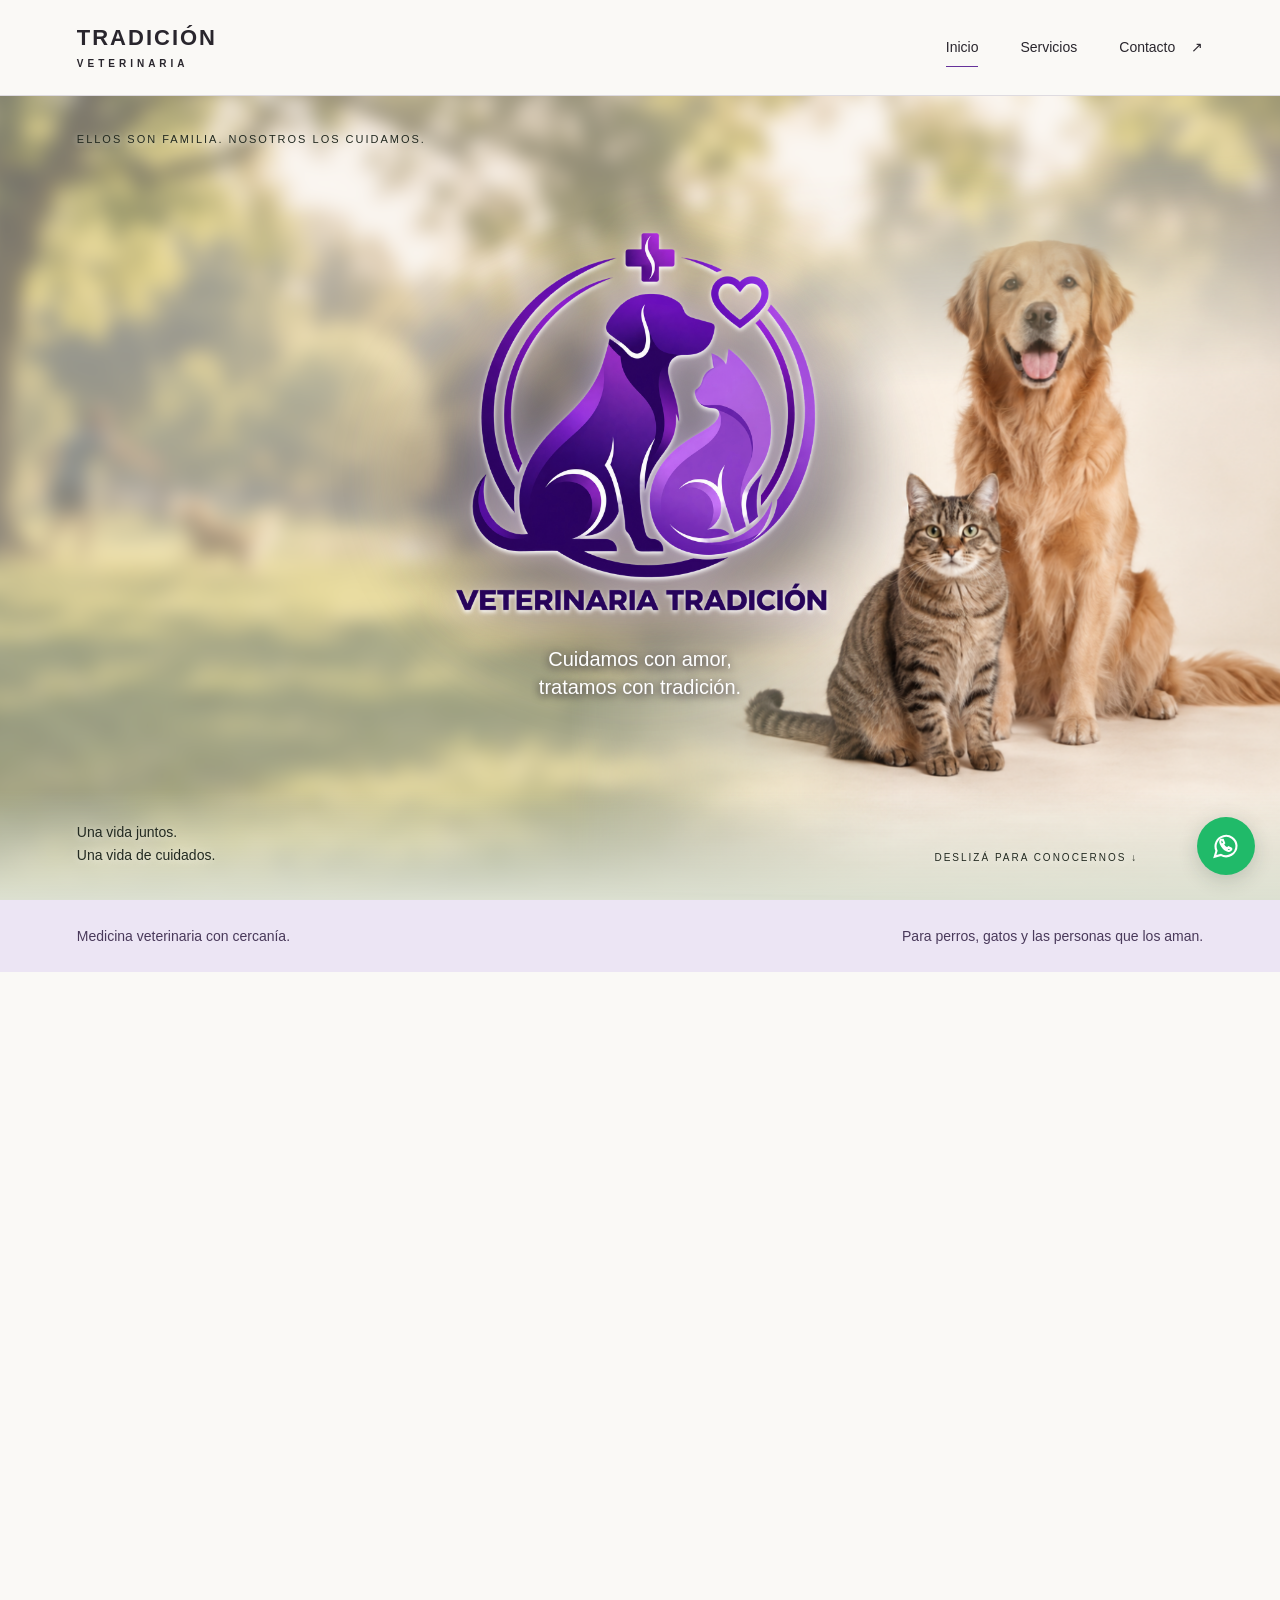
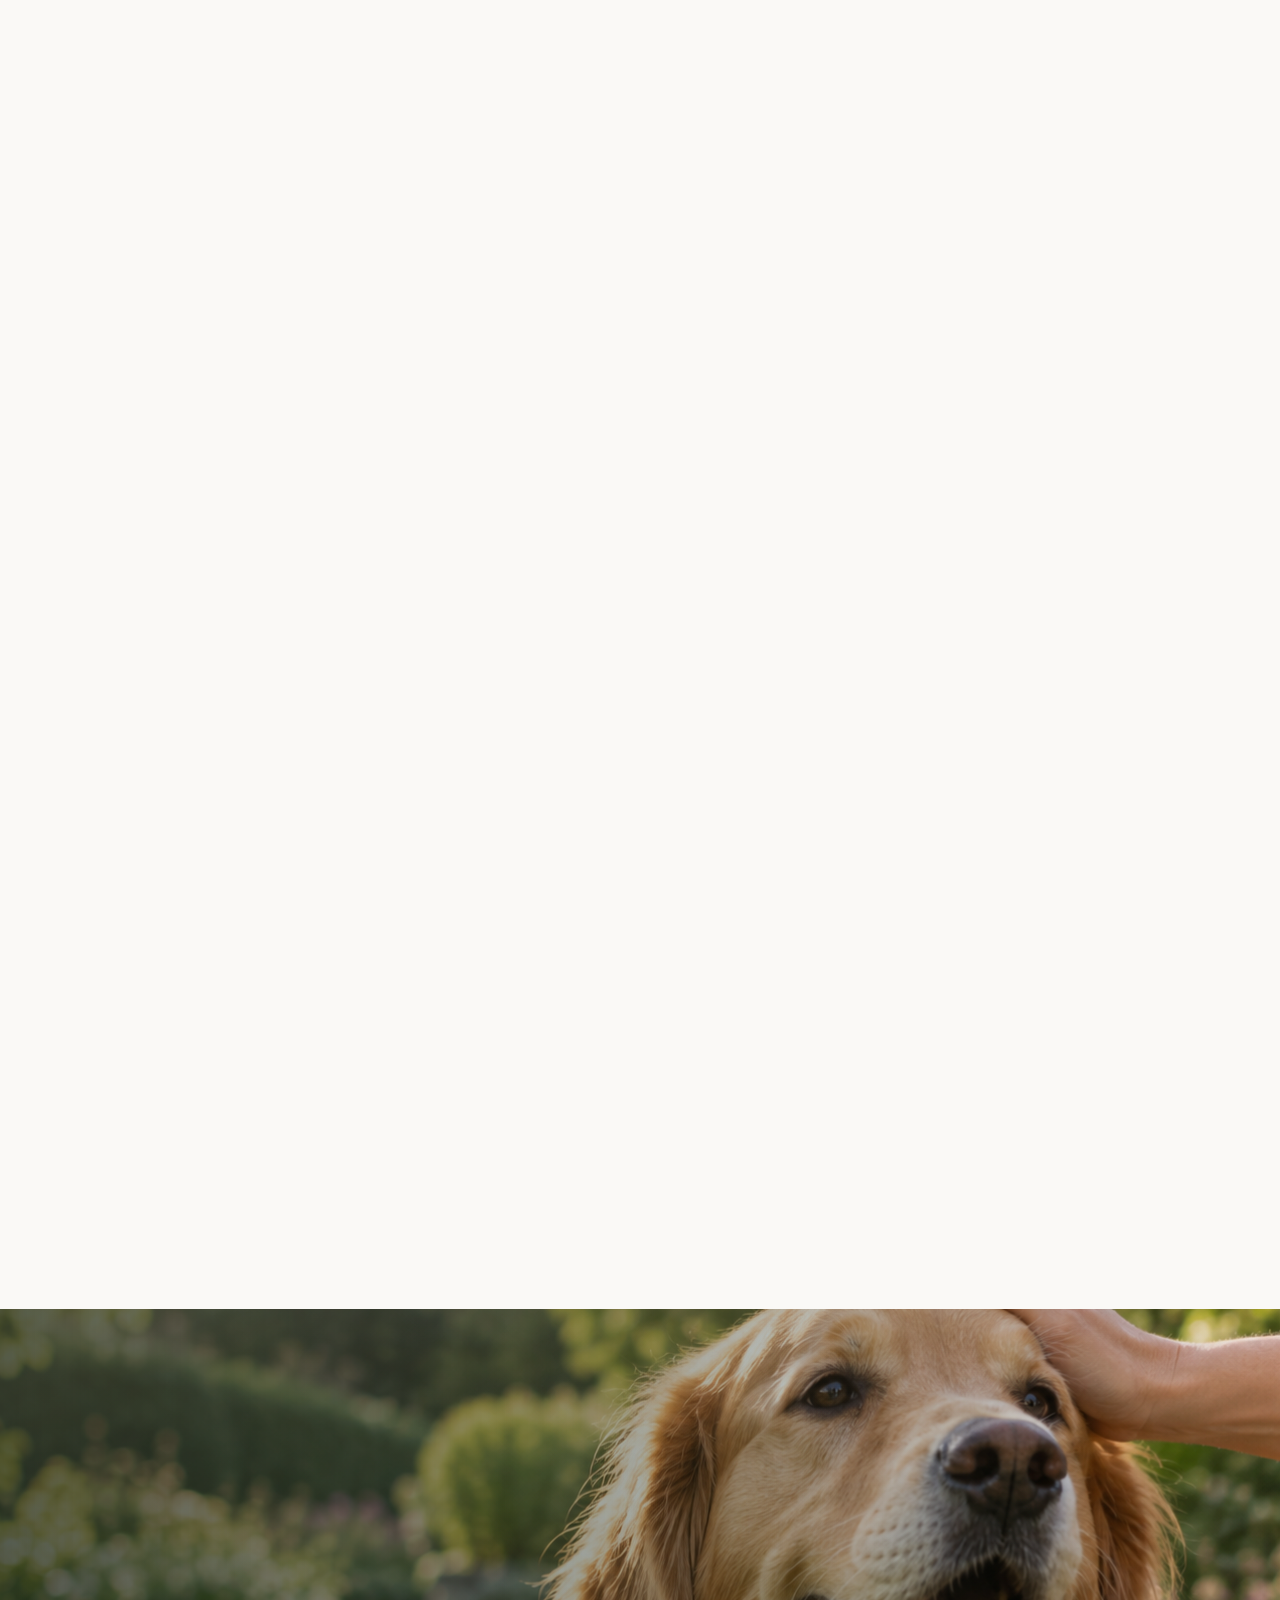
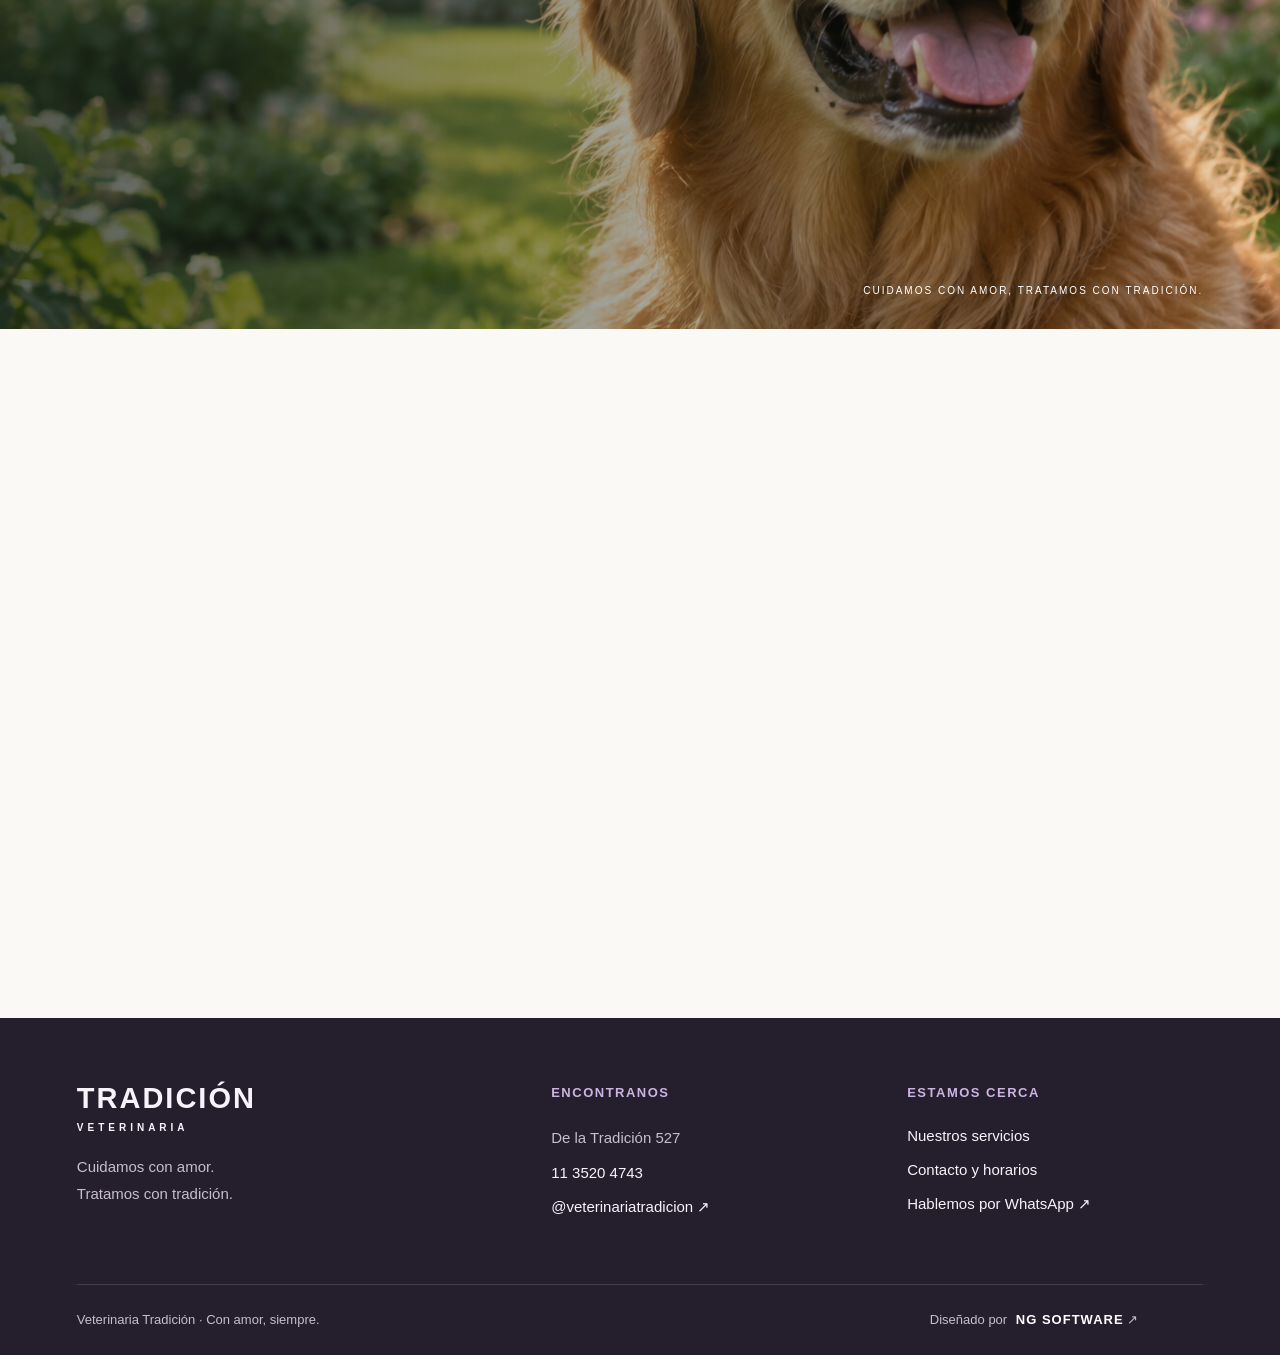
<file: index.html>
<!doctype html><html lang="es-AR"><head><meta charset="UTF-8"><meta name="viewport" content="width=device-width, initial-scale=1"><meta name="description" content="Veterinaria Tradición. Consultas, vacunas, cirugías, laboratorio, ecografía y cardiología. De la Tradición 527."><title>Veterinaria Tradición · Cuidamos con amor</title><link rel="icon" href="assets/logo.png"><link rel="stylesheet" href="styles.css"><script src="app.js" defer></script></head><body>
<header class="header"><a class="wordmark" href="index.html">TRADICIÓN<span>VETERINARIA</span></a><nav aria-label="Navegación principal"><a class="active" href="index.html">Inicio</a><a href="#servicios">Servicios</a><a href="contacto.html">Contacto <span>↗</span></a></nav></header>
<main><section class="hero"><div class="hero-depth" aria-hidden="true"><div class="hero-pets"></div></div><div class="hero-top">ELLOS SON FAMILIA. NOSOTROS LOS CUIDAMOS.</div><div class="brand"><img src="assets/logo.png" alt="Veterinaria Tradición"><p>Cuidamos con amor,<br>tratamos con tradición.</p></div><div class="hero-bottom"><span>Una vida juntos.<br><strong>Una vida de cuidados.</strong></span><span class="scroll-hint">DESLIZÁ PARA CONOCERNOS ↓</span></div></section>
<div class="intro-line"><span>Medicina veterinaria con cercanía.</span><span>Para perros, gatos y las personas que los aman.</span></div>
<section id="servicios" class="section"><div class="section-heading reveal"><div><span class="eyebrow">01 / CUIDADO INTEGRAL</span><h1>Su bienestar,<br>en buenas <em>manos.</em></h1></div><p>Desde el primer control hasta los cuidados de cada etapa. Acompañamos la salud de tu mascota con atención, escucha y compromiso.</p></div><div id="service-grid" class="service-grid"></div></section>
<section class="parallax"><div class="parallax-image"></div><div class="parallax-copy reveal"><span class="eyebrow">EL VÍNCULO QUE NOS MUEVE</span><h2>Para ellos sos<br>todo su mundo.<br><em>Cuidémoslo juntos.</em></h2><p>Más momentos compartidos.<br>Más paseos, ronroneos y bienvenidas a casa.</p></div><span class="parallax-foot">CUIDAMOS CON AMOR, TRATAMOS CON TRADICIÓN.</span></section>
<section class="visit section"><div class="reveal"><span class="eyebrow">02 / CERCA TUYO</span><h2>Un lugar para cuidar<br>a quien más <em>querés.</em></h2><p>Te esperamos en De la Tradición 527.<br>Consultanos para coordinar la atención de tu mascota.</p><a class="button" href="contacto.html">Hablemos de tu mascota <span>↗</span></a></div><div class="hours reveal"><span class="eyebrow">HORARIOS DE ATENCIÓN</span><dl class="hours-list"></dl><small>Coordiná por WhatsApp la disponibilidad del servicio.</small></div></section></main><footer class="site-footer"><div class="footer-main"><div class="footer-brand"><a class="wordmark" href="index.html">TRADICIÓN<span>VETERINARIA</span></a><p>Cuidamos con amor.<br>Tratamos con tradición.</p></div><div><h3>Encontranos</h3><p>De la Tradición 527</p><a href="tel:+541135204743">11 3520 4743</a><a href="https://www.instagram.com/veterinariatradicion/" target="_blank" rel="noopener">@veterinariatradicion ↗</a></div><div><h3>Estamos cerca</h3><a href="index.html#servicios">Nuestros servicios</a><a href="contacto.html">Contacto y horarios</a><a href="https://wa.me/5491135204743" target="_blank" rel="noopener">Hablemos por WhatsApp ↗</a></div></div><div class="footer-bottom"><span>Veterinaria Tradición · Con amor, siempre.</span><a href="https://www.instagram.com/ng.software.arg/" target="_blank" rel="noopener">Diseñado por <strong>NG SOFTWARE</strong> ↗</a></div></footer><a class="whatsapp" href="https://wa.me/5491135204743" target="_blank" rel="noopener" aria-label="Contactar por WhatsApp"></a></body></html>
</file>
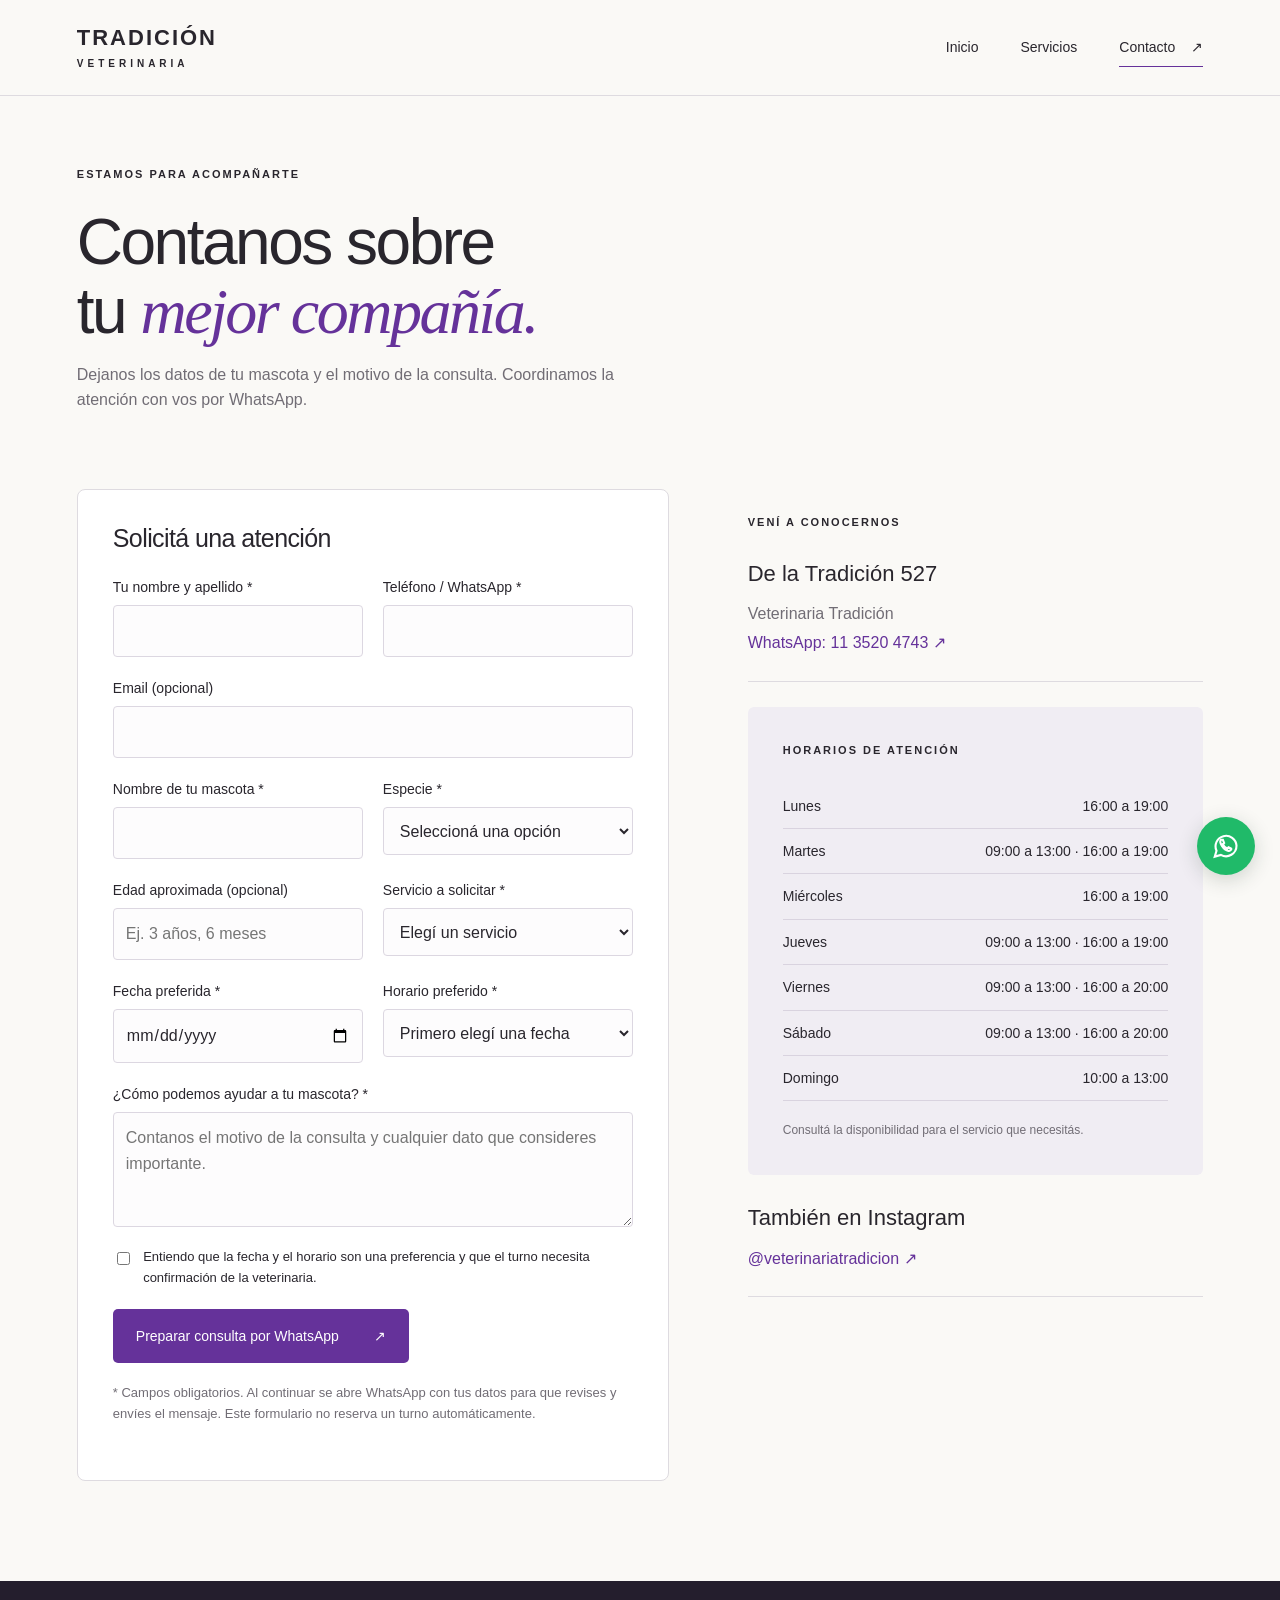
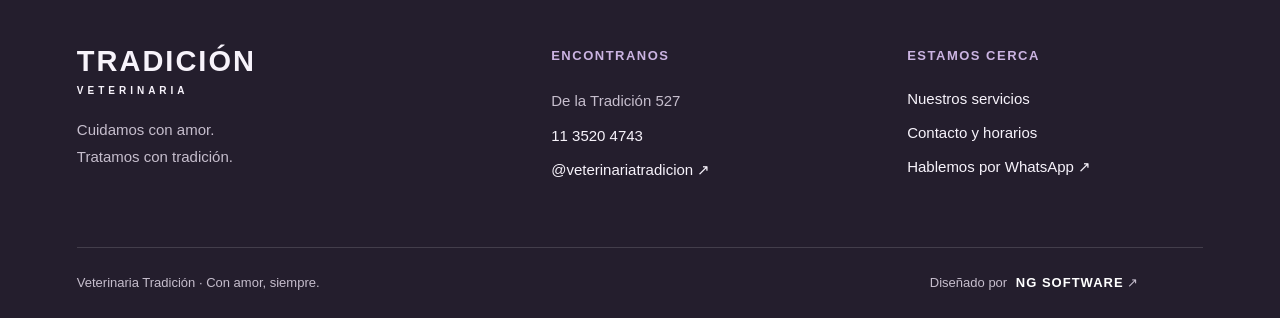
<file: contacto.html>
<!doctype html><html lang="es-AR"><head><meta charset="UTF-8"><meta name="viewport" content="width=device-width, initial-scale=1"><meta name="description" content="Contactá a Veterinaria Tradición. Consultá los horarios y coordiná una atención por WhatsApp."><title>Contacto · Veterinaria Tradición</title><link rel="icon" href="assets/logo.png"><link rel="stylesheet" href="styles.css"><script src="app.js" defer></script></head><body><header class="header"><a class="wordmark" href="index.html">TRADICIÓN<span>VETERINARIA</span></a><nav aria-label="Navegación principal"><a href="index.html">Inicio</a><a href="index.html#servicios">Servicios</a><a class="active" href="contacto.html">Contacto <span>↗</span></a></nav></header><main><section class="contact-intro"><span class="eyebrow">ESTAMOS PARA ACOMPAÑARTE</span><h1>Contanos sobre<br>tu <em>mejor compañía.</em></h1><p>Dejanos los datos de tu mascota y el motivo de la consulta. Coordinamos la atención con vos por WhatsApp.</p></section><div class="contact-layout"><form id="contact-form" class="contact-form"><h2>Solicitá una atención</h2><div class="fields"><div class="field"><label for="nombre">Tu nombre y apellido *</label><input id="nombre" name="nombre" autocomplete="name" required maxlength="100"></div><div class="field"><label for="telefono">Teléfono / WhatsApp *</label><input id="telefono" name="telefono" type="tel" autocomplete="tel" required minlength="8" maxlength="30"></div><div class="field full"><label for="email">Email (opcional)</label><input id="email" name="email" type="email" autocomplete="email" maxlength="150"></div><div class="field"><label for="mascota">Nombre de tu mascota *</label><input id="mascota" name="mascota" required maxlength="80"></div><div class="field"><label for="especie">Especie *</label><select id="especie" name="especie" required><option value="">Seleccioná una opción</option><option>Perro</option><option>Gato</option><option>Otra (consultar disponibilidad)</option></select></div><div class="field"><label for="edad">Edad aproximada (opcional)</label><input id="edad" name="edad" placeholder="Ej. 3 años, 6 meses" maxlength="40"></div><div class="field"><label for="servicio">Servicio a solicitar *</label><select id="servicio" name="servicio" required><option value="">Elegí un servicio</option></select></div><div class="field"><label for="fecha">Fecha preferida *</label><input type="date" id="fecha" name="fecha" required></div><div class="field"><label for="horario">Horario preferido *</label><select id="horario" name="horario" required><option value="">Primero elegí una fecha</option></select></div><div class="field full"><label for="mensaje">¿Cómo podemos ayudar a tu mascota? *</label><textarea id="mensaje" name="mensaje" required maxlength="1500" placeholder="Contanos el motivo de la consulta y cualquier dato que consideres importante."></textarea></div></div><label class="check"><input type="checkbox" required>Entiendo que la fecha y el horario son una preferencia y que el turno necesita confirmación de la veterinaria.</label><button type="submit" class="button">Preparar consulta por WhatsApp <span>↗</span></button><p class="form-note">* Campos obligatorios. Al continuar se abre WhatsApp con tus datos para que revises y envíes el mensaje. Este formulario no reserva un turno automáticamente.</p><p id="form-status" class="form-status" role="status"></p></form><aside class="contact-aside"><div class="address"><span class="eyebrow">VENÍ A CONOCERNOS</span><h3>De la Tradición 527</h3><p>Veterinaria Tradición</p><a href="https://wa.me/5491135204743" target="_blank" rel="noopener">WhatsApp: 11 3520 4743 ↗</a></div><div class="hours"><span class="eyebrow">HORARIOS DE ATENCIÓN</span><dl class="hours-list"></dl><small>Consultá la disponibilidad para el servicio que necesitás.</small></div><div class="address"><h3>También en Instagram</h3><a href="https://www.instagram.com/veterinariatradicion/" target="_blank" rel="noopener">@veterinariatradicion ↗</a></div></aside></div></main><footer class="site-footer"><div class="footer-main"><div class="footer-brand"><a class="wordmark" href="index.html">TRADICIÓN<span>VETERINARIA</span></a><p>Cuidamos con amor.<br>Tratamos con tradición.</p></div><div><h3>Encontranos</h3><p>De la Tradición 527</p><a href="tel:+541135204743">11 3520 4743</a><a href="https://www.instagram.com/veterinariatradicion/" target="_blank" rel="noopener">@veterinariatradicion ↗</a></div><div><h3>Estamos cerca</h3><a href="index.html#servicios">Nuestros servicios</a><a href="contacto.html">Contacto y horarios</a><a href="https://wa.me/5491135204743" target="_blank" rel="noopener">Hablemos por WhatsApp ↗</a></div></div><div class="footer-bottom"><span>Veterinaria Tradición · Con amor, siempre.</span><a href="https://www.instagram.com/ng.software.arg/" target="_blank" rel="noopener">Diseñado por <strong>NG SOFTWARE</strong> ↗</a></div></footer><a class="whatsapp" href="https://wa.me/5491135204743" target="_blank" rel="noopener" aria-label="Contactar por WhatsApp"></a></body></html>
</file>
<file: styles.css>
:root{--paper:#faf9f6;--ink:#29262d;--muted:#716d75;--purple:#65329a;--lavender:#ece5f4;--line:#dedbe0}*{box-sizing:border-box}html{scroll-behavior:smooth;scroll-padding-top:90px}body{margin:0;background:var(--paper);color:var(--ink);font-family:Arial,Helvetica,sans-serif;font-size:16px;line-height:1.6}a{color:inherit;text-decoration:none}button,input,select,textarea{font:inherit}a,button,input,select,textarea{-webkit-tap-highlight-color:transparent}:focus-visible{outline:3px solid #925fc8;outline-offset:5px}.header{height:96px;padding:0 6%;display:flex;align-items:center;justify-content:space-between;border-bottom:1px solid var(--line);background:var(--paper);position:relative;z-index:5}.wordmark{font-size:22px;letter-spacing:2px;font-weight:800;line-height:1.1}.wordmark span{display:block;font-size:10px;letter-spacing:4px;margin-top:7px}.header nav{display:flex;gap:42px;font-size:14px}.header nav a{padding:8px 0;position:relative}.header nav a:after{content:'';position:absolute;height:1px;background:var(--purple);bottom:0;left:0;width:0;transition:width .3s}.header nav a:hover:after,.header nav a.active:after{width:100%}.header nav span{margin-left:12px}.hero{position:relative;min-height:700px;height:calc(100svh - 96px);max-height:980px;background:#f4f0e9 url('assets/hero.png') center/cover no-repeat;overflow:hidden}.hero-top{position:absolute;top:35px;left:6%;font-size:11px;letter-spacing:2px}.brand{position:absolute;width:34%;max-width:450px;left:12%;top:47%;transform:translateY(-50%);text-align:center}.brand img{width:80%;max-height:350px;object-fit:contain}.brand p{color:var(--purple);font-size:19px;line-height:1.4;margin:22px 0 0}.hero-bottom{position:absolute;bottom:34px;left:6%;right:6%;display:flex;align-items:end;justify-content:space-between;font-size:14px}.hero-bottom strong{font-weight:500}.scroll-hint{font-size:10px;letter-spacing:2px}.intro-line{display:flex;justify-content:space-between;padding:25px 6%;background:var(--lavender);font-size:14px;color:#49395a}.section{padding:110px 6%}.section-heading{display:flex;justify-content:space-between;align-items:end;margin-bottom:55px;gap:50px}.eyebrow{display:block;font-size:11px;letter-spacing:2px;font-weight:600;margin-bottom:24px}h1,h2{font-size:clamp(38px,4.5vw,68px);font-weight:400;line-height:1.08;letter-spacing:-2.5px;margin:0}em{font-family:Georgia,serif;font-weight:400;color:var(--purple)}.section-heading p{max-width:355px;color:var(--muted);margin:0 0 5px}.service-grid{display:grid;grid-template-columns:repeat(3,1fr);gap:45px 26px}.service-card{display:block;border-bottom:1px solid var(--line);padding-bottom:25px}.service-photo{height:250px;overflow:hidden;background:#e8e5e3;border-radius:5px}.service-photo div{height:100%;background-image:url('assets/services.png');background-size:300% 200%;transition:transform .6s}.service-card:hover .service-photo div{transform:scale(1.05)}.service-title{display:flex;justify-content:space-between;align-items:center;margin-top:22px}.service-title h3{font-size:23px;font-weight:500;letter-spacing:-.5px;margin:0}.service-title span{border:1px solid var(--line);border-radius:50%;width:32px;height:32px;text-align:center}.service-card p{font-size:15px;line-height:1.7;color:var(--muted);margin:12px 0 0}.parallax{min-height:620px;position:relative;overflow:hidden;color:white;display:flex;align-items:center;padding:80px 8%}.parallax-image{position:absolute;inset:-100px 0;background:#4e5545 url('assets/parallax.png') center/cover no-repeat;will-change:transform}.parallax:after{content:'';position:absolute;inset:0;background:linear-gradient(90deg,rgba(15,30,23,.7),rgba(15,30,23,.05))}.parallax-copy{position:relative;z-index:1}.parallax h2{font-size:clamp(40px,5vw,72px)}.parallax em{color:#e3d5f2}.parallax p{color:#eeece8;font-size:17px;margin-top:30px}.parallax-foot{position:absolute;bottom:30px;right:6%;z-index:1;font-size:10px;letter-spacing:2px}.visit{display:grid;grid-template-columns:1.1fr 1fr;gap:12%}.visit h2{font-size:clamp(35px,3.8vw,53px)}.visit p{color:var(--muted);margin:30px 0}.button{border:none;cursor:pointer;display:inline-flex;align-items:center;justify-content:space-between;gap:35px;background:var(--purple);color:white;border-radius:5px;padding:16px 23px;font-size:14px;transition:background .2s,transform .2s}.button:hover{background:#492174;transform:translateY(-2px)}.hours{background:#f0edf3;padding:35px;border-radius:6px}.hours-list{margin:0}.hours-list div{display:flex;justify-content:space-between;gap:12px;padding:11px 0;border-bottom:1px solid #d9d3df;font-size:14px}.hours-list dd{margin:0;text-align:right}.hours small{display:block;font-size:12px;color:var(--muted);margin-top:20px}footer{border-top:1px solid var(--line);margin:0 6%;padding:45px 0;display:flex;align-items:center;justify-content:space-between;gap:30px;font-size:13px}footer>span{color:var(--muted)}.whatsapp{position:fixed;bottom:25px;right:25px;width:58px;height:58px;border-radius:50%;display:grid;place-items:center;background:#20ba69;color:white;z-index:20;box-shadow:0 5px 20px #18372430;transition:transform .3s}.whatsapp:hover{transform:translateY(-5px)}.whatsapp svg{width:30px;height:30px}.reveal{opacity:1}.js-motion .reveal{opacity:0;transform:translateY(24px);transition:opacity .8s,transform .8s}.js-motion .reveal.visible{opacity:1;transform:none}.contact-intro{padding:70px 6% 45px}.contact-intro h1{font-size:clamp(45px,5vw,72px)}.contact-intro p{color:var(--muted);max-width:550px}.contact-layout{padding:15px 6% 100px;display:grid;grid-template-columns:1.3fr 1fr;gap:7%}.contact-form{padding:35px;border:1px solid var(--line);border-radius:8px;background:white}.contact-form h2{font-size:25px;letter-spacing:-.6px;margin:0 0 24px}.fields{display:grid;grid-template-columns:1fr 1fr;gap:20px}.field{display:flex;flex-direction:column;gap:7px}.full{grid-column:1/-1}label{font-size:14px}input,select,textarea{border:1px solid #dcd7e1;border-radius:4px;padding:12px;width:100%;background:#fdfcfd;color:var(--ink);min-height:48px}textarea{resize:vertical;min-height:115px}.form-note{font-size:13px;color:var(--muted);margin:20px 0}.check{display:flex;align-items:start;gap:10px;font-size:13px;margin:20px 0}.check input{width:17px;min-height:17px;margin-top:3px}.contact-aside .hours{margin-top:25px}.address{padding:25px 0;border-bottom:1px solid var(--line)}.address h3{font-size:22px;font-weight:400;margin:0 0 10px}.address p{color:var(--muted);margin:4px 0}.address a{color:var(--purple)}.form-status{font-size:14px;color:var(--purple)}@media(min-width:1500px){.hero{background-position:center 58%}}@media(max-width:900px){.service-grid{grid-template-columns:repeat(2,1fr)}.visit{gap:5%}.brand{left:7%;width:40%}.hero{min-height:650px}.contact-layout{gap:4%}.contact-form{padding:24px}.fields{grid-template-columns:1fr}.section-heading{gap:25px}.section-heading p{max-width:300px}}@media(max-width:600px){.header{height:80px;padding:0 5%}.wordmark{font-size:17px}.wordmark span{font-size:8px}.header nav{gap:17px;font-size:12px}.header nav span{display:none}.hero{height:800px;max-height:none;min-height:0;background-size:auto 540px;background-position:65% bottom;background-color:#f4f0e9}.hero-top{top:24px;left:0;width:100%;text-align:center;font-size:8px;letter-spacing:1.5px}.brand{top:65px;left:25%;width:50%;transform:none}.brand img{width:78%;max-height:220px}.brand p{font-size:14px;margin-top:10px}.hero-bottom{bottom:20px;left:5%;right:5%;font-size:11px}.scroll-hint{font-size:8px;max-width:100px;text-align:right}.intro-line{padding:20px 5%;display:block;font-size:12px}.intro-line span{display:block}.section{padding:65px 5%}.section-heading{display:block;margin-bottom:35px}.section-heading p{margin-top:24px;max-width:none}.eyebrow{font-size:10px;margin-bottom:20px}h1,h2{letter-spacing:-1.5px}.service-grid{grid-template-columns:1fr;gap:30px}.service-photo{height:260px}.parallax{min-height:570px;padding:65px 6%}.parallax-image{background-position:60% center}.parallax-foot{font-size:8px;left:6%;right:auto}.visit{grid-template-columns:1fr;gap:40px}.hours{padding:25px}footer{flex-wrap:wrap;padding-bottom:90px}footer>span{width:100%}.contact-intro{padding:50px 5% 25px}.contact-layout{padding:10px 5% 60px;grid-template-columns:1fr;gap:30px}.contact-form{padding:22px}.whatsapp{bottom:20px;right:18px}}@media(prefers-reduced-motion:reduce){html{scroll-behavior:auto}*,*:before,*:after{transition:none!important;animation:none!important}.js-motion .reveal{opacity:1;transform:none}.parallax-image{transform:none!important}}
@media(max-width:600px){.hero{background-position:100% bottom}.scroll-hint{margin-right:60px}.contact-form .button{width:100%;gap:10px}}@media(min-width:601px){.scroll-hint{margin-right:65px}}
/* Refined depth, service cards and brand footer */
body{overflow-x:clip}.hero{background:#eee9e2;isolation:isolate;min-height:720px}.hero-depth{position:absolute;inset:0;z-index:-1;perspective:1200px;overflow:hidden;background:radial-gradient(ellipse at 25% 30%,#fffdf8,transparent 65%)}.hero-pets{position:absolute;right:-3%;bottom:0;width:60%;height:92%;background:url('assets/hero.png') right bottom/auto 100% no-repeat;mask-image:linear-gradient(to right,transparent 0%,#000 32%);transform:translate3d(var(--pet-x,0px),var(--pet-y,0px),0) rotateY(var(--pet-rotate,0deg));transform-origin:right bottom;transition:transform .15s ease-out;will-change:transform}.brand{left:50%;top:47%;width:34%;max-width:440px;transform:translate(-50%,-50%);z-index:2;padding:28px 16px}.brand:before{content:'';position:absolute;inset:7% -10%;background:radial-gradient(ellipse,#211b2cbd 0%,#28203072 45%,transparent 72%);filter:blur(28px);z-index:-1;border-radius:50%}.brand img{width:88%;max-height:370px;filter:drop-shadow(0 2px 2px #fff) drop-shadow(0 0 16px #e9d3ff99)}.brand p{color:#fff;text-shadow:0 2px 8px #211a2d;font-size:20px}.hero-top{z-index:3}.hero-bottom{z-index:3}.hero:after{content:'';position:absolute;bottom:0;left:0;right:0;height:110px;background:linear-gradient(transparent,#eee9e2);z-index:-1}.service-grid{gap:28px;align-items:stretch}.service-card{background:#fff;border:1px solid #e7e2ec;border-radius:20px;padding:10px;overflow:hidden;box-shadow:0 8px 30px #28202f05;transition:box-shadow .35s,border-color .35s,translate .35s}.service-card:hover,.service-card:focus-visible{border-color:#b898d5;box-shadow:0 22px 48px #4c29631a;translate:0 -8px}.service-photo{height:auto;aspect-ratio:1.5;border-radius:12px;position:relative}.service-photo:after{content:'';position:absolute;inset:0;background:linear-gradient(transparent 70%,#21182f24);pointer-events:none}.service-photo div{transition:transform .7s cubic-bezier(.2,.7,.2,1)}.service-card:hover .service-photo div{transform:scale(1.07)}.service-body{padding:24px 16px 14px}.service-number{font-size:11px;letter-spacing:1.6px;color:var(--purple);font-weight:700}.service-title{margin-top:12px;gap:10px}.service-title h3{font-size:24px}.service-title>span{display:none}.service-card p{font-size:16px;min-height:108px}.service-cta{display:flex;justify-content:space-between;align-items:center;font-size:14px;font-weight:600;border-top:1px solid #ece7f0;margin-top:25px;padding-top:18px;color:var(--purple)}.service-cta b{display:grid;place-items:center;background:#f0eaf6;border-radius:50%;height:35px;width:35px;font-size:19px;transition:background .3s,color .3s}.service-card:hover .service-cta b{background:var(--purple);color:white}.service-card:last-child{grid-column:1/-1;display:grid;grid-template-columns:1fr 1fr;gap:25px}.service-card:last-child .service-photo{aspect-ratio:1.8}.service-card:last-child .service-body{align-self:center;padding:30px}.service-card:last-child p{min-height:0}.js-motion .reveal{transition:opacity .85s ease,transform .85s cubic-bezier(.2,.7,.2,1);transform:translate3d(-75px,20px,0);opacity:0}.js-motion .reveal[data-side=right]{transform:translate3d(75px,20px,0)}.js-motion .reveal.visible{opacity:1;transform:translate3d(0,0,0)}.site-footer{display:block;margin:0;background:#241e2d;color:#f7f3fb;padding:65px 6% 25px;border:0;font-size:15px}.footer-main{display:grid;grid-template-columns:1.4fr 1fr 1fr;gap:60px;padding-bottom:55px}.footer-main h3{font-size:13px;letter-spacing:1.5px;text-transform:uppercase;margin:0 0 20px;color:#cbb4e2}.footer-main p{color:#c6becd;margin:20px 0 10px;line-height:1.8}.footer-main a:not(.wordmark){display:block;margin:10px 0}.footer-main a:hover,.footer-bottom a:hover{color:#d8b5ff}.footer-brand .wordmark{font-size:29px}.footer-bottom{border-top:1px solid #ffffff24;padding-top:25px;display:flex;justify-content:space-between;gap:20px;font-size:13px;color:#c6becd}.footer-bottom strong{font-size:13px;letter-spacing:1px;color:white;margin-left:5px}.footer-bottom{padding-right:65px}@media(max-width:1000px){.brand{width:39%}.service-grid{grid-template-columns:repeat(2,1fr)}.footer-main{gap:30px}.service-card p{min-height:135px}}@media(max-width:600px){.hero{height:830px;min-height:0}.brand{left:50%;top:235px;width:67%;padding:20px 10px}.brand img{width:85%;max-height:260px}.brand p{font-size:17px}.hero-pets{width:100%;height:54%;right:-1%;background-size:auto 100%;mask-image:linear-gradient(to bottom,transparent,#000 25%);bottom:25px}.hero-top{font-size:9px}.hero-bottom{font-size:11px}.hero-bottom .scroll-hint{display:none}.service-grid{grid-template-columns:1fr}.service-body{padding:22px 14px 14px}.service-card p{min-height:0}.service-card:last-child{display:block;grid-column:auto}.service-card:last-child .service-photo{aspect-ratio:1.5}.service-card:last-child .service-body{padding:22px 14px 14px}.js-motion .reveal{transform:translate3d(-35px,15px,0)}.js-motion .reveal[data-side=right]{transform:translate3d(35px,15px,0)}.footer-main{grid-template-columns:1fr;gap:30px;padding-bottom:35px}.site-footer{padding:50px 6% 95px}.footer-bottom{flex-direction:column;padding-right:0}.footer-main p{margin-top:18px}}@media(prefers-reduced-motion:reduce){.js-motion .reveal,.js-motion .reveal[data-side=right]{opacity:1;transform:none}.hero-pets{transform:none!important}.service-card:hover{translate:none}}
@media(min-width:601px){.hero-pets{mask-image:linear-gradient(to right,transparent,#000 32%),linear-gradient(to bottom,transparent,#000 18%);mask-composite:intersect}}
/* Quiet park backdrop, fixed depth and precisely enlarged logo. */
.hero-depth{background:#d8ddce}.hero-depth:before{content:'';position:absolute;inset:-25px;background:linear-gradient(#f7f3ed65,#eae7dd85),url('assets/park-background.png') center/cover no-repeat;filter:blur(9px);transform:scale(1.04)}
.hero-pets{transform:perspective(1200px) rotateY(-3deg) translateZ(12px)!important;transition:none;will-change:auto;filter:drop-shadow(-12px 14px 15px #17251625);mask-image:linear-gradient(to right,transparent,#000 45%),linear-gradient(to bottom,transparent,#000 30%);mask-composite:intersect}
.brand img{transform:scale(1.1);transform-origin:center}.brand p{position:relative;margin-top:36px}.hero:after{background:linear-gradient(transparent,#dce0d1)}.hero-top,.hero-bottom{color:#232a21;text-shadow:0 1px 6px #fff9}
@media(max-width:600px){.hero-depth:before{filter:blur(7px)}.hero-pets{mask-image:linear-gradient(to bottom,transparent,#000 35%);transform:perspective(1000px) rotateY(-2deg)!important}.brand p{margin-top:28px}}
</file>
